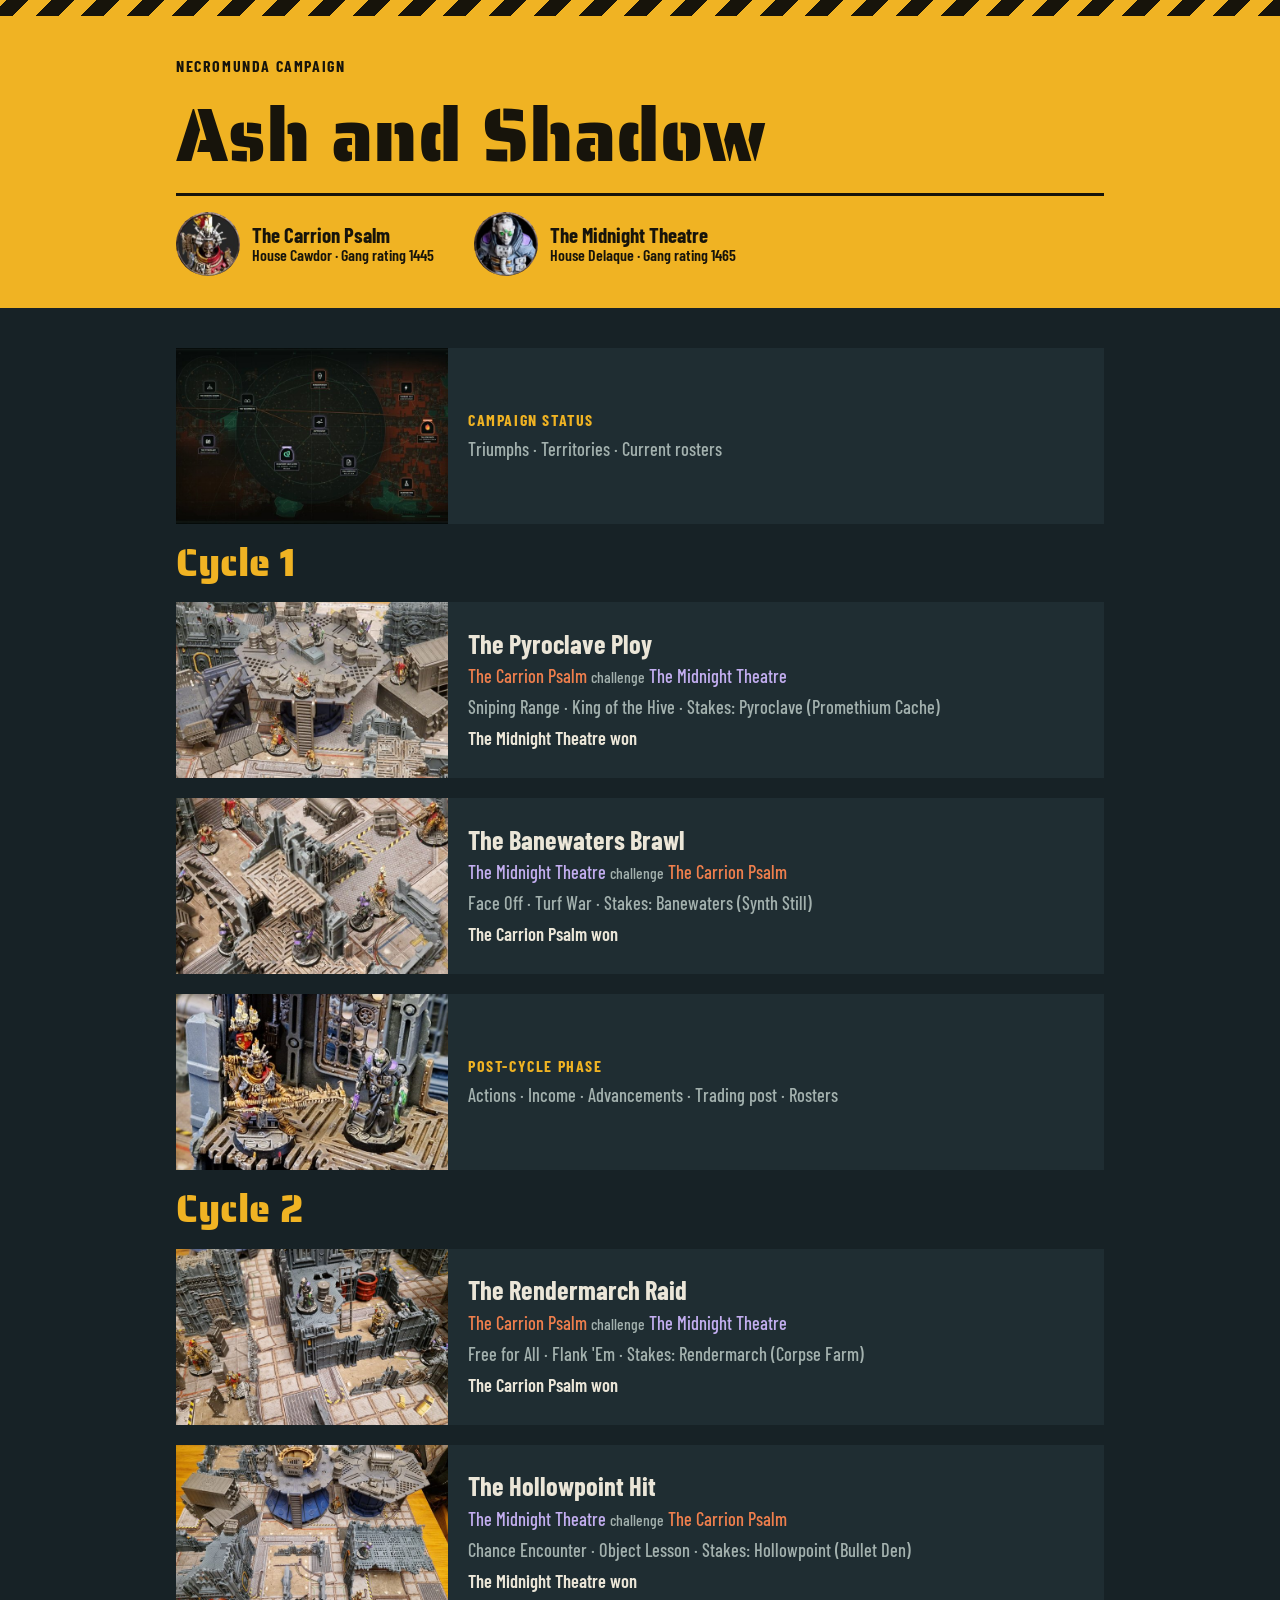
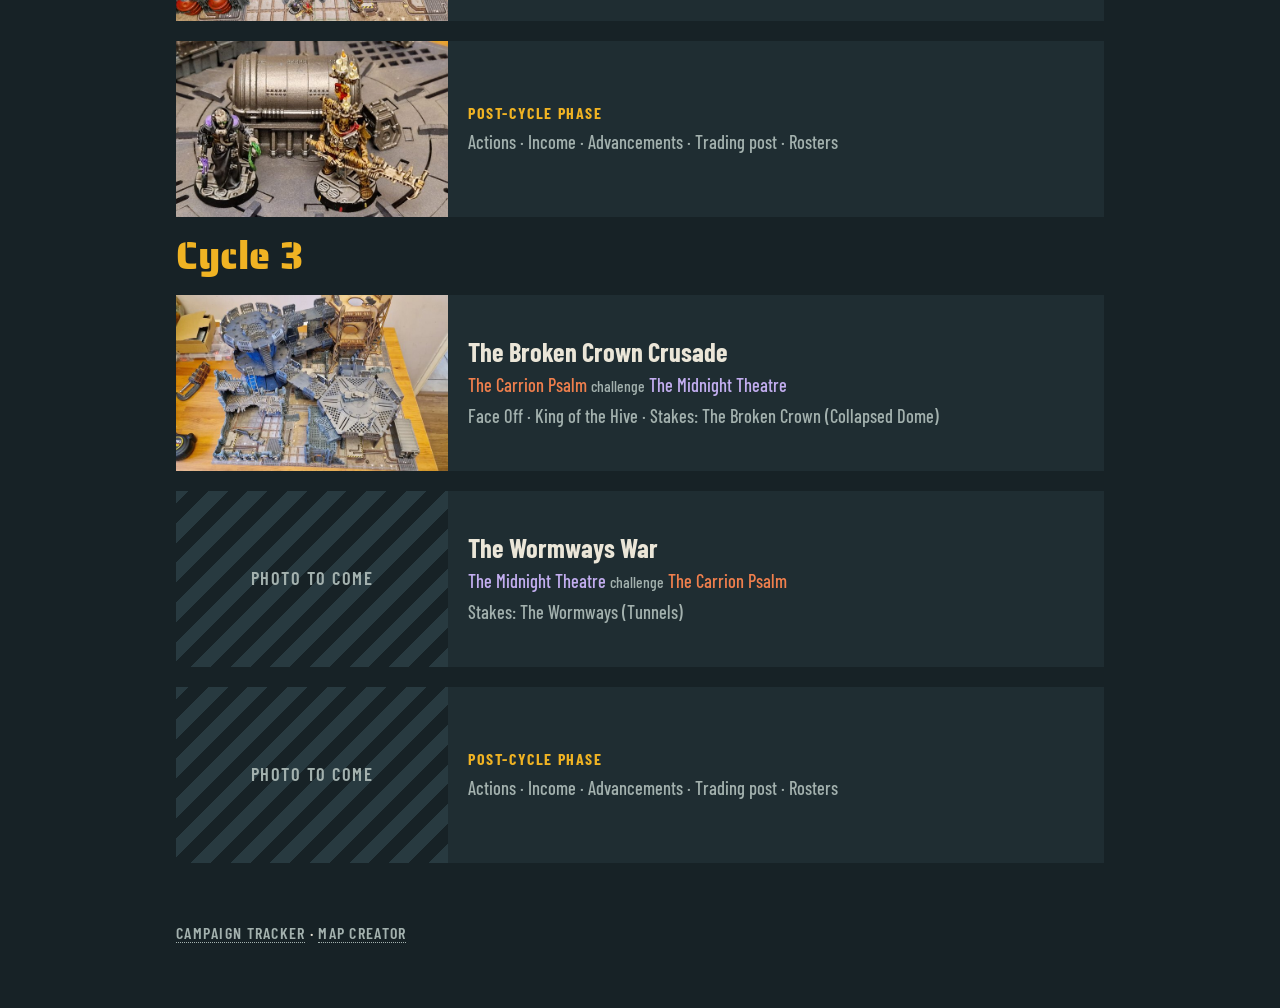
<file: index.html>
<!doctype html>
<html lang="en">
<head>
<meta charset="utf-8">
<meta name="viewport" content="width=device-width, initial-scale=1, viewport-fit=cover">
<title>Ash and Shadow</title>
<link rel="stylesheet" href="css/fonts.css">
<script type="module" src="js/main.js"></script>
</head>
<body>
</body>
</html>
</file>
<file: css/fonts.css>
@font-face{font-family:"Saira Stencil One";font-weight:400;font-style:normal;font-display:swap;src:url(../fonts/saira-stencil-one-400.woff2) format("woff2")}
@font-face{font-family:"Barlow Condensed";font-weight:500;font-style:normal;font-display:swap;src:url(../fonts/barlow-condensed-500.woff2) format("woff2")}
@font-face{font-family:"Barlow Condensed";font-weight:600;font-style:normal;font-display:swap;src:url(../fonts/barlow-condensed-600.woff2) format("woff2")}
@font-face{font-family:"Barlow Condensed";font-weight:700;font-style:normal;font-display:swap;src:url(../fonts/barlow-condensed-700.woff2) format("woff2")}
@font-face{font-family:"Source Serif 4";font-weight:400;font-style:normal;font-display:swap;src:url(../fonts/source-serif-4-400.woff2) format("woff2")}
@font-face{font-family:"Source Serif 4";font-weight:600;font-style:normal;font-display:swap;src:url(../fonts/source-serif-4-600.woff2) format("woff2")}
@font-face{font-family:"Source Serif 4";font-weight:400;font-style:italic;font-display:swap;src:url(../fonts/source-serif-4-400-2.woff2) format("woff2")}
</file>
